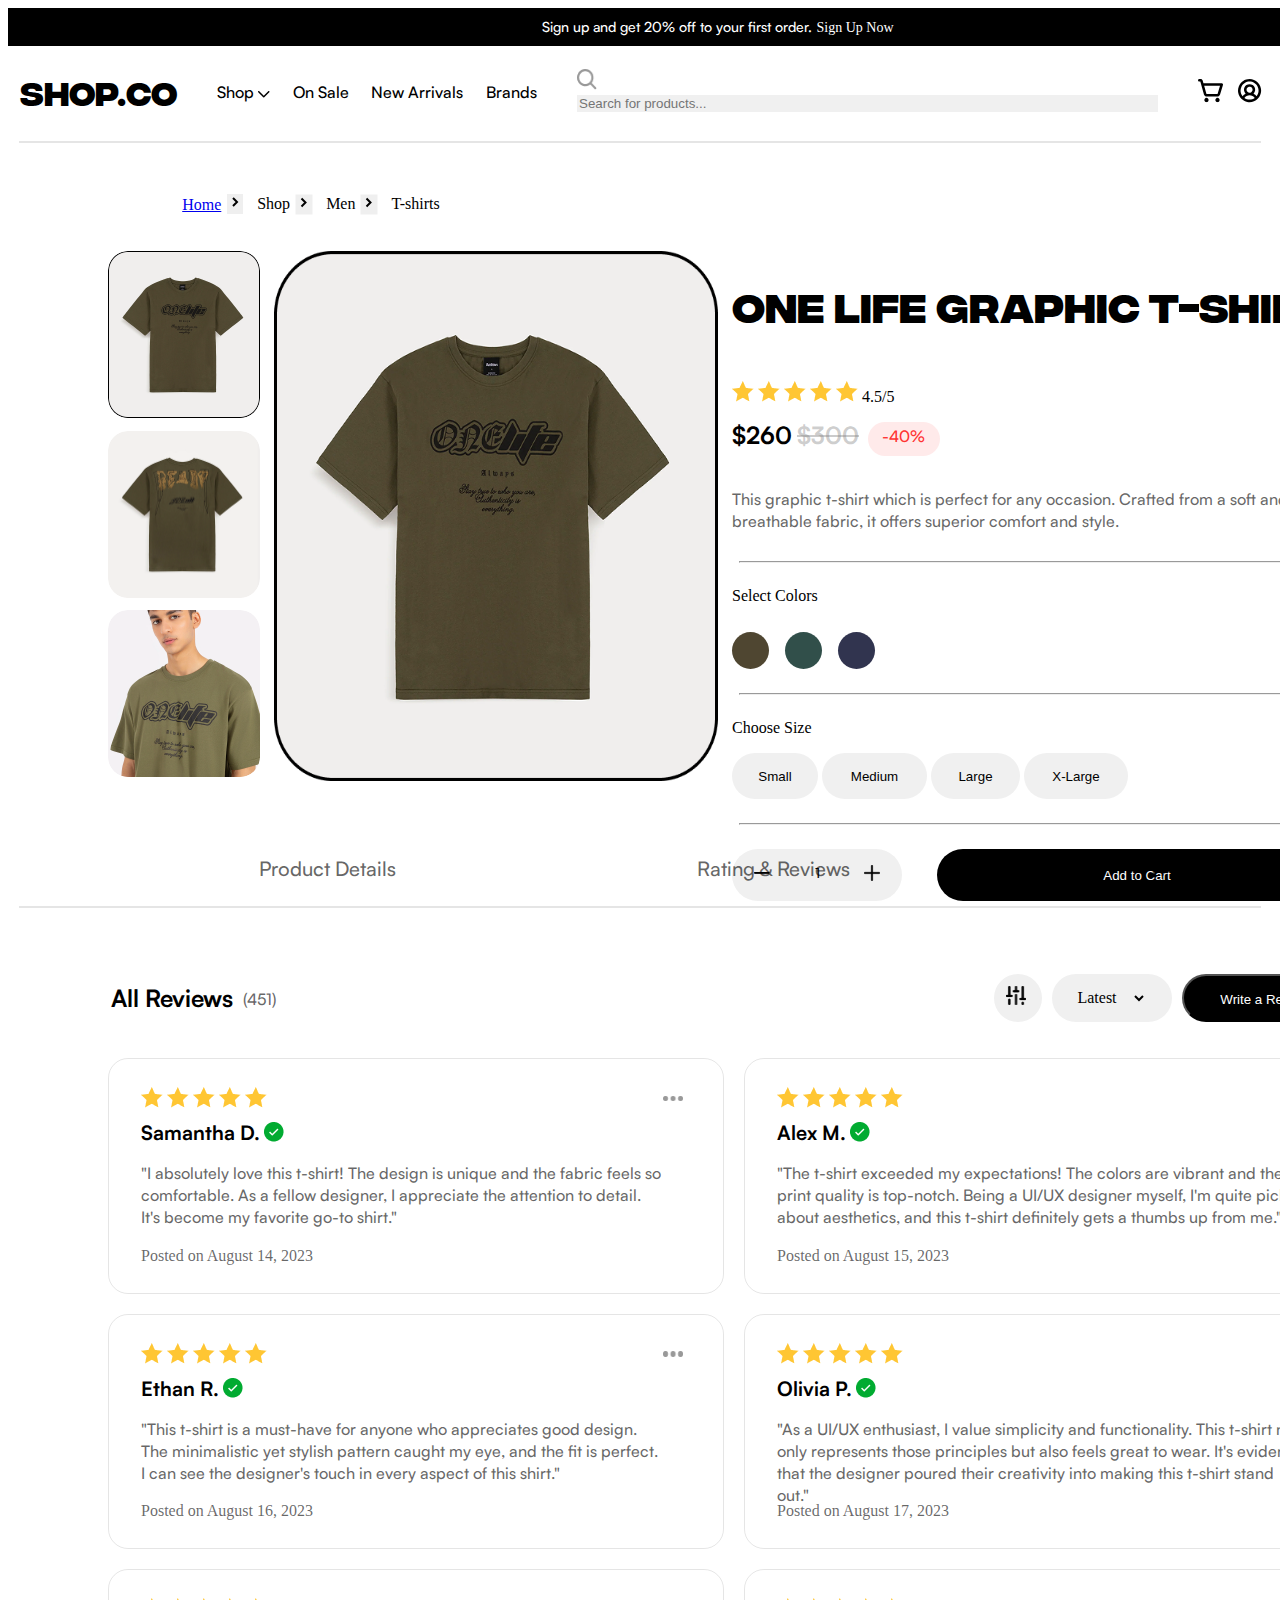
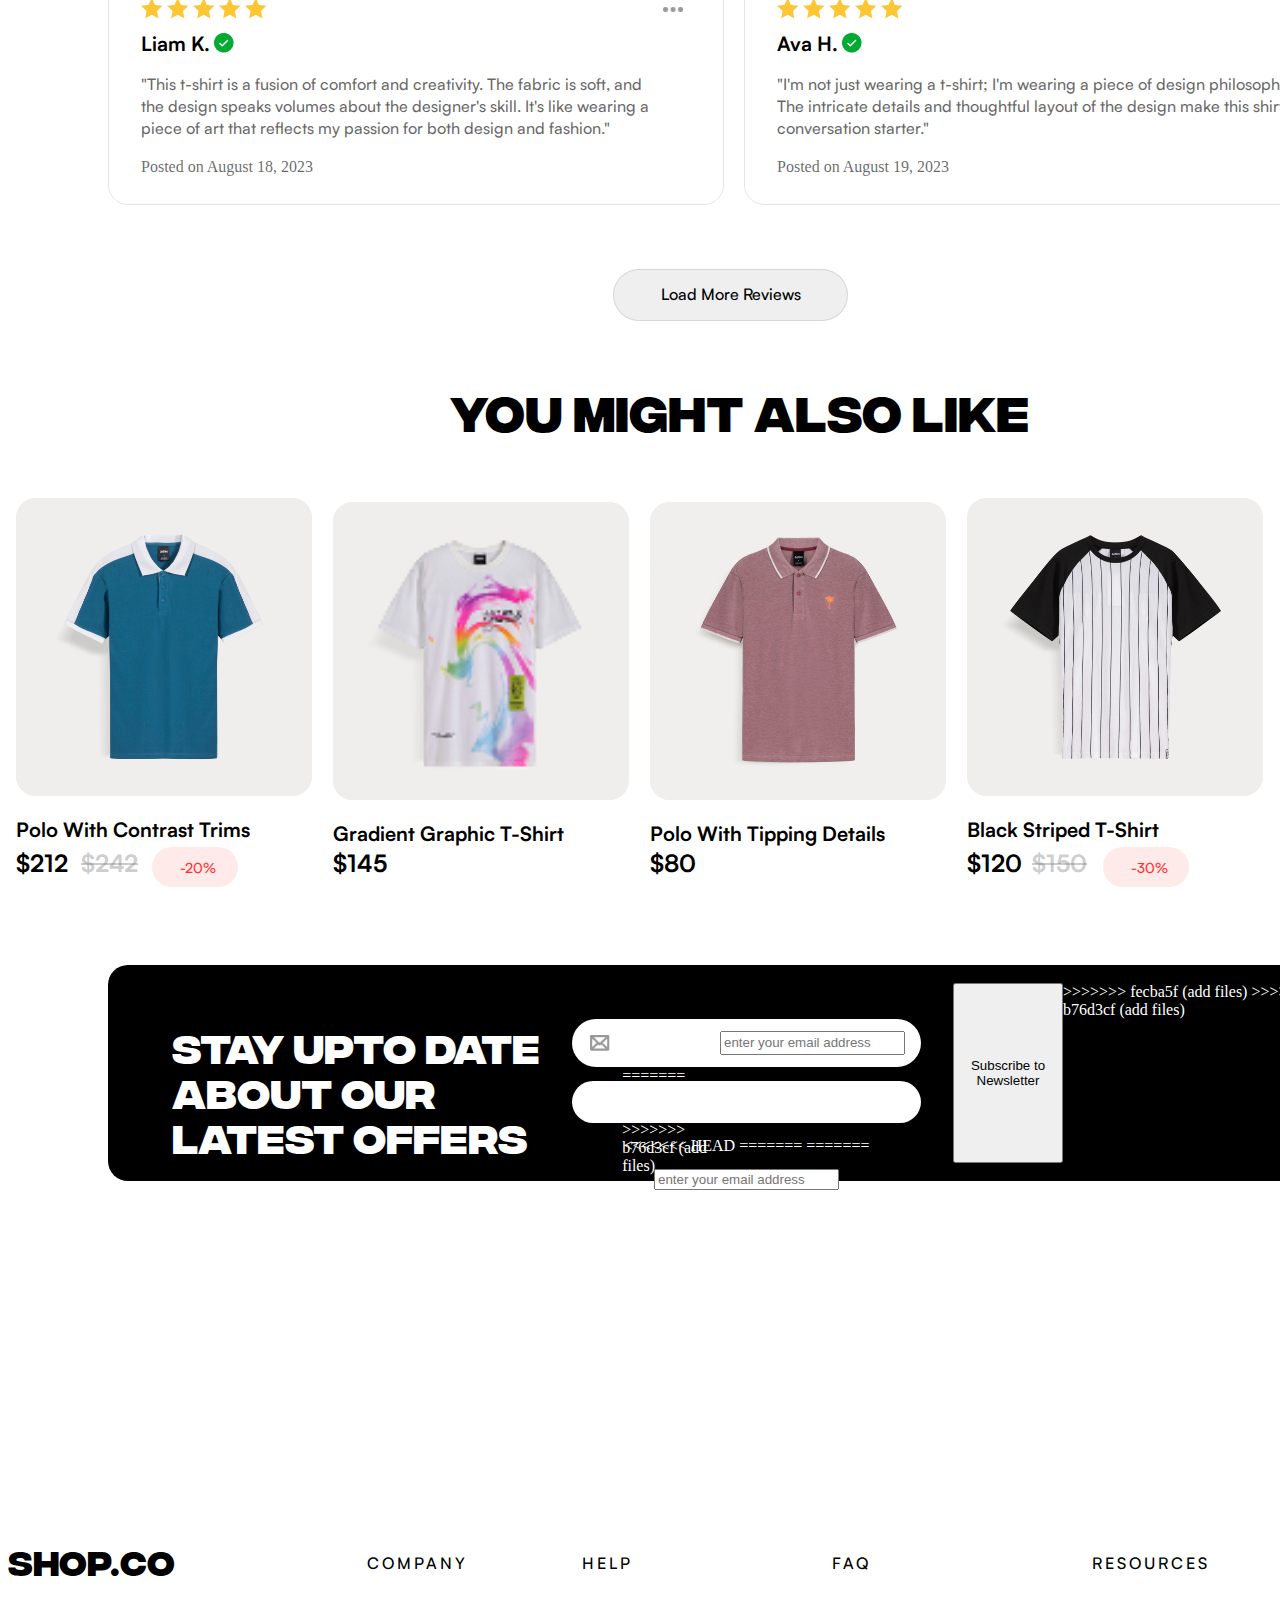
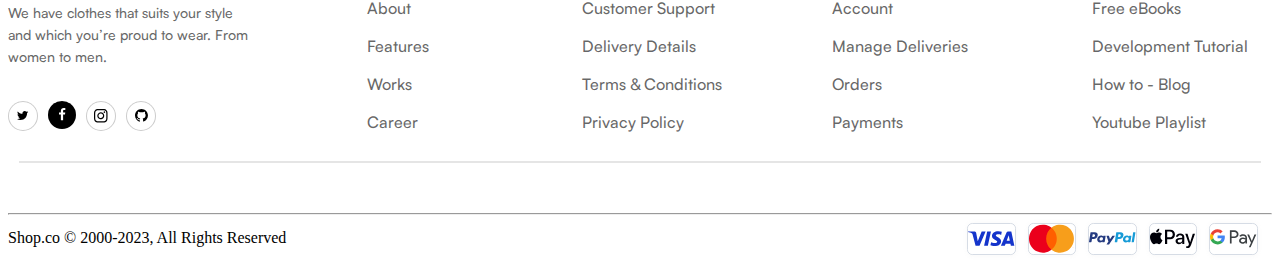
<file: Product-detail-page.html>
<!DOCTYPE html>
<html lang="en">
<head>
    <meta charset="UTF-8">
    <meta name="viewport" content="width=device-width, initial-scale=1.0">
    <title>Document</title>
    <link rel="stylesheet" href="Product-detail-page.css">
</head>
<body>
    
    <div id="for-center">
    
        
        <header>

            <div id="discountbar">
                
                <div id="offer">
                    <p>
                        Sign up and get 20% off to your first order. 
                        <span id="signupnow">Sign Up Now</span>
                    </p>
                </div>
                <div id="close-icon">
                    <img src="./images/Close icon (x).png" alt="">
                </div>
            </div>

            <div id="navbar">
                
                <div id="logo">
                    <span>SHOP.CO</span>
                </div>

                <div id="nvmenu">
                    
                    <div id="shop">
                        <span>Shop
                        <img src="./images/option arrow.svg" alt="">
                        </span>
                    </div>
                    <div  id="onsale"><span>On Sale </span></div>
                    <div  id="newarrivala"><span>New Arrivals</span></div>
                    <div  id="brandsa"><span>Brands</span></div>
                </div>
                
                 
                <div id="search">
                
                    <div id="search-image">
                        <img src="./images/search.png" alt=""></div>
                        <input id="search-item" type="text" placeholder="Search for products...">
                    <!--<span>Search for products...</span> -->
                </div>
                
                <div id="cart" >
                    <img src="./images/cartsvg.svg" alt="">
                    <img src="./images/Userimg.svg" alt="">

                </div>
            
            </div>
            <hr id="line3">
        </header>


        <div id="transition-div">

            
            <div id="parent-page">
                <a href="Homepage.html">Home</a>
                <select id="right-arrowhead"></select>
            </div>
            <div id="child-one">
                <a>Shop</a>
                <select id="right-arrowhead"></select>
            </div>
            <div id="child-one">
                <a>Men</a>
                <select id="right-arrowhead"></select>
            </div>
            <div id="child-one">
                <a>T-shirts</a>
            </div>
        </div>

        <div id="images-section">
            <div id="small-images">
                    <div id="small-image-one">
                        <img src="./Product-Details-images folder/T-shirt Small-image-1.png" alt="">
                    </div>
                    <div id="small-image-one">
                        <img src="./Product-Details-images folder/T-shirt Small-image-2.png" alt="">
                    </div>
                    <div id="small-image-one">
                        <img src="./Product-Details-images folder/T-shirt Small-image-3.png" alt="">
                        </div>
            </div>

            <div id="large-image">
                <div id="selected-image">
                    <img src="./Product-Details-images folder/T-shirt Small-image-1.png" alt="">
                </div>
            </div>


        

            <div id="image-detail">
                <div id="item-main-heading">
                <h2>One Life Graphic T<div style="width: 20px; height: 8px; background-color: black; margin: 20px 0;"></div> shirt
                </h2>
                </div>

               
               <!-- <h2>One Life Graphic T-shirt</h2>
                -->
                
                <div id="star-images">
                    <img src="./images/ratingStar.png" alt="">
                    <img src="./images/ratingStar.png" alt="">
                    <img src="./images/ratingStar.png" alt="">
                    <img src="./images/ratingStar.png" alt="">
                    <img src="./images/ratingStar.png" alt="">
                    <label>4.5/5</label>
                    
                </div>
                <div id="price">
                    <span>$260</span>
                    <div id="cutprice">$300</div> 
                    <div id="offpercent">
                        <h6>-40%</h6>
                    </div>
                </div>
                <div id="item-information">
                    <p>This graphic t-shirt which is perfect for any occasion. Crafted from a soft and breathable fabric, it offers superior comfort and style.</p>
                </div>
                   
                    <hr id="line1">

                    <div id="color">
                        <label>
                            Select Colors
                        </label>
                        <div id="select-color">
                            <div id="color-1"></div>
                            <div id="color-2"></div>
                            <div id="color-3"></div>
                            
                        </div>

                    </div>
                    <hr id="line1">
                    <div id="choose-size">
                        <label>
                            Choose Size
                        </label>
                        <div id="size-div">
                            <button id="small">Small</button>
                            <button id="medium">Medium</button>
                            <button id="large">Large</button>
                            <button id="x-large">X-Large</button>
                            
                        </div>
                    </div>
                    <hr id="line1">
                    <div id="add-to-cart-div">
                        <button id="item-plus-minus-btn">
                           
                          
                            <div id="item-minus">
                                <img src="./images/minussign.png" alt="minus">
                            </div>
                            <span>1</span>
                            <div id="item-plus">
                                <img src="./images/plussign.png" alt="">
                            </div>
                            
                        </button>
                        <button id="add-to-cart-btn">
                            Add to Cart
                        </button>
                
                    </div>
            </div>
        
        </div>


        <div id="review-and-rating-div">
            <div id="productdetails"> <span>Product Details</span></div>
            <div id="productdetails"> Rating & Reviews</div>
            <div id="productdetails"> FAQs</div>
            
        </div>

        <hr id="line3">

        <div id="all-reviews-heading-line">
            <div id="all-review-heading">
                <p>All Reviews</p>
                <span>(451)</span>
            </div>
            <div id="writereview1">
                <div id="updown-btn">
                    <div id="updown-btn-box">
                        <img src="./Product-Details-images folder/variable updown btn.png" alt="">
                    </div>    
                </div>

                <div id="latest-item">
                    <span>Latest</span>
                    <select name="" id=""></select>
                </div>

                <button id="write-a-review">
                                Write a Review        </button>

            </div>


        </div>

        <div id="review-master-box">
            <!--review-left-column-->
            <div id="review-master-box-left-column">
                <div id="review-box">
                    <div id="review-box-top">

                        <div id="review-box-top-left">
                                <div id="rating-star">
                                    <img src="./images/ratingStar.png" alt="">
                                    <img src="./images/ratingStar.png" alt="">
                                    <img src="./images/ratingStar.png" alt="">
                                    <img src="./images/ratingStar.png" alt="">
                                    <img src="./images/ratingStar.png" alt="">
                                </div>
                                <div id="name-section">
                                    <div id="cust-name">
                                    Samantha D.
                                    </div>
                                    <div id="readchecked">
                                        <img src="./images/greencheckbtn.png" alt="">
                                    </div>
                                </div>
                            <p id="happy-cust-remarks">"I absolutely love this t-shirt! The design is unique and the fabric feels so comfortable. As a fellow designer, I appreciate the attention to detail. It's become my favorite go-to shirt."</p>
                            
                        </div>

                        <div id="review-box-top-right">
                                <div id="dots">
                                    
                                        <img src="./Product-Details-images folder/dots.png" alt="">
                                    
                                </div>
                        </div>

                    </div>
                    
                    <span>Posted on August 14, 2023</span>
                </div>

                <!--2nd line first review-->

                <div id="review-box">
                    <div id="review-box-top">

                        <div id="review-box-top-left">
                                <div id="rating-star">
                                    <img src="./images/ratingStar.png" alt="">
                                    <img src="./images/ratingStar.png" alt="">
                                    <img src="./images/ratingStar.png" alt="">
                                    <img src="./images/ratingStar.png" alt="">
                                    <img src="./images/ratingStar.png" alt="">
                                </div>
                                <div id="name-section">
                                    <div id="cust-name">
                                    Ethan R.
                                    </div>
                                    <div id="readchecked">
                                        <img src="./images/greencheckbtn.png" alt="">
                                    </div>
                                </div>
                            <p id="happy-cust-remarks">"This t-shirt is a must-have for anyone who appreciates good design. The minimalistic yet stylish pattern caught my eye, and the fit is perfect. I can see the designer's touch in every aspect of this shirt."</p>
                            
                        </div>

                        <div id="review-box-top-right">
                                <div id="dots">
                                    
                                        <img src="./Product-Details-images folder/dots.png" alt="">
                                    
                                </div>
                        </div>

                    </div>
                    
                    <span>Posted on August 16, 2023</span>
                </div>

                 <!--3nd line first review-->

                <div id="review-box">
                    <div id="review-box-top">

                        <div id="review-box-top-left">
                                <div id="rating-star">
                                    <img src="./images/ratingStar.png" alt="">
                                    <img src="./images/ratingStar.png" alt="">
                                    <img src="./images/ratingStar.png" alt="">
                                    <img src="./images/ratingStar.png" alt="">
                                    <img src="./images/ratingStar.png" alt="">
                                </div>
                                <div id="name-section">
                                    <div id="cust-name">
                                        Liam K.
                                    </div>
                                    <div id="readchecked">
                                        <img src="./images/greencheckbtn.png" alt="">
                                    </div>
                                </div>
                            <p id="happy-cust-remarks">"This t-shirt is a fusion of comfort and creativity. The fabric is soft, and the design speaks volumes about the designer's skill. It's like wearing a piece of art that reflects my passion for both design and fashion."</p>
                            
                        </div>

                        <div id="review-box-top-right">
                                <div id="dots">
                                    
                                        <img src="./Product-Details-images folder/dots.png" alt="">
                                    
                                </div>
                        </div>

                    </div>
                    
                    <span>Posted on August 18, 2023</span>
                </div>


            </div>   


            <!--review-right-column-->
            <div id="review-master-box-right-column">
                <div id="review-box">
                    <div id="review-box-top">

                        <div id="review-box-top-left">
                                <div id="rating-star">
                                    <img src="./images/ratingStar.png" alt="">
                                    <img src="./images/ratingStar.png" alt="">
                                    <img src="./images/ratingStar.png" alt="">
                                    <img src="./images/ratingStar.png" alt="">
                                    <img src="./images/ratingStar.png" alt="">
                                </div>
                                <div id="name-section">
                                    <div id="cust-name">
                                    Alex M.
                                    </div>
                                    <div id="readchecked">
                                        <img src="./images/greencheckbtn.png" alt="">
                                    </div>
                                </div>
                            <p id="happy-cust-remarks">"The t-shirt exceeded my expectations! The colors are vibrant and the print quality is top-notch. Being a UI/UX designer myself, I'm quite picky about aesthetics, and this t-shirt definitely gets a thumbs up from me."</p>
                            
                        </div>

                        <div id="review-box-top-right">
                                <div id="dots">
                                    
                                        <img src="./Product-Details-images folder/dots.png" alt="">
                                    
                                </div>
                        </div>

                    </div>
                    
                    <span>Posted on August 15, 2023</span>
                </div>

                <!--2nd line first review-->

                <div id="review-box">
                    <div id="review-box-top">

                        <div id="review-box-top-left">
                                <div id="rating-star">
                                    <img src="./images/ratingStar.png" alt="">
                                    <img src="./images/ratingStar.png" alt="">
                                    <img src="./images/ratingStar.png" alt="">
                                    <img src="./images/ratingStar.png" alt="">
                                    <img src="./images/ratingStar.png" alt="">
                                </div>
                                <div id="name-section">
                                    <div id="cust-name">
                                        Olivia P.
                                    </div>
                                    <div id="readchecked">
                                        <img src="./images/greencheckbtn.png" alt="">
                                    </div>
                                </div>
                            <p id="happy-cust-remarks">"As a UI/UX enthusiast, I value simplicity and functionality. This t-shirt not only represents those principles but also feels great to wear. It's evident that the designer poured their creativity into making this t-shirt stand out."</p>
                            
                        </div>

                        <div id="review-box-top-right">
                                <div id="dots">
                                    
                                        <img src="./Product-Details-images folder/dots.png" alt="">
                                    
                                </div>
                        </div>

                    </div>
                    
                    <span>Posted on August 17, 2023</span>
                </div>

                 <!--3nd line first review-->

                <div id="review-box">
                    <div id="review-box-top">

                        <div id="review-box-top-left">
                                <div id="rating-star">
                                    <img src="./images/ratingStar.png" alt="">
                                    <img src="./images/ratingStar.png" alt="">
                                    <img src="./images/ratingStar.png" alt="">
                                    <img src="./images/ratingStar.png" alt="">
                                    <img src="./images/ratingStar.png" alt="">
                                </div>
                                <div id="name-section">
                                    <div id="cust-name">
                                        Ava H.
                                    </div>
                                    <div id="readchecked">
                                        <img src="./images/greencheckbtn.png" alt="">
                                    </div>
                                </div>
                            <p id="happy-cust-remarks">"I'm not just wearing a t-shirt; I'm wearing a piece of design philosophy. The intricate details and thoughtful layout of the design make this shirt a conversation starter."</p>
                            
                        </div>

                        <div id="review-box-top-right">
                                <div id="dots">
                                    
                                        <img src="./Product-Details-images folder/dots.png" alt="">
                                    
                                </div>
                        </div>

                    </div>
                    
                    <span>Posted on August 19, 2023</span>
                </div>


            </div>   


        </div> 
        
        

        <button id="load-more-review">
           
            <span>Load More Reviews</span>
        </button>


        <!--you mite also like-->

        <div id="you-might-also-like">
                <p>You might also like</p>
            </div>

        <div id="You-like">
                     <div id="item">
                        <img src="./Product-Details-images folder/blue color t-shirt.png" alt=""> 
                        <p>Polo with Contrast Trims</p>
                        
                             
                        <div id="price"><span>$212</span><div id="cutprice">$242</div> <div id="off-percent"><p>-20%</p></div></div>

                    </div>

                     <div id="item">
                        <img src="./images/Gradient Graphic T-Shirt.png" alt=""> 
                        <p>Gradient Graphic T-shirt</p>
                        
                           <div id="price"><span>$145</span></div>
                    </div>
                    <div id="item">
                        <img src="./Product-Details-images folder/rosy brown.png" alt=""> 
                        <p>Polo with Tipping Details</p>
                      
                           <div id="price"><span>$80</span></div>
                    </div>
                    <div id="item">
                        <img src="./Product-Details-images folder/black strip t-shirt.png" alt=""> 
                        <p>Black Striped T-shirt</p>
                     
                           <div id="price"><span>$120</span><div id="cutprice">$150</div> <div id="off-percent"><p>-30%</p></div>
                    </div>

            </div>


        </div>










































































        <!--footer-->

         <div id="footer">
                 
                    <div id="subscibe-box">
                        <div id="left">
                            <p>STAY UPTO DATE ABOUT OUR LATEST OFFERS</p>
                        </div>
                        <div id="right">
                            <div id="email">
                                <div id="envelop">
                                <img src="./images/envelop image.png" alt="">
                                </div>
<<<<<<< HEAD
=======
<<<<<<< HEAD
>>>>>>> b76d3cf (add files)
                                <input id="inputbox" type="email" placeholder="enter your email address">
                            </div>

                            <div id="subscribe">
                                <span>Sucscribe to Newsletter</span>    
                            </div>
<<<<<<< HEAD
=======
=======
                               <input id="search-item1" type="email" placeholder="enter your email address">
                             </div>

                             <button id="subscribe-btn"><span>Subscribe to Newsletter</span></button>    
                           
                            
>>>>>>> fecba5f (add files)
>>>>>>> b76d3cf (add files)
                        </div>
                    </div>


                    <div id="rectangle">
                        
                     
                        
                        <div id="faq">
                            <div id="one">
                                <div id="heading" >
                                        <p>SHOP.CO</p>
                                </div>
                                <div id="one-para">
                                    <p>
                                    We have clothes that suits your style and which you’re proud to wear. From women to men.
                                    </p>
                                </div>
                                <div id="social">
                                    <div id="twitter">
                                        <img src="./images/logo-twitter 2.svg" alt="">
                                    </div>
                                    <div id="facebook">
                                        <img src="./images/facebok.svg" style="background-color: black;" alt="">
                                    </div>
                                    <div id="instagram">
                                        <img src="./images/logo-instagram 1.svg" alt="">
                                    </div>
                                    <div id="github">
                                        <img src="./images/logo-github 1.svg" alt="">
                                    </div>                                    
                                
                                </div>
                            </div>
                            <div id="two">
                                <span>
                                    Company
                                </span>
                                <div id="content">
                                    <a>About</a><br>
                                    <a>Features</a><br>
                                    <a>Works</a><br>
                                    <a>Career</a><br>
                                </div>
                            </div>
                           
                          
                           
                            <div id="three">
                                 <span>
                                    Help
                                 </span>
                                <div id="content">
                                    <a>Customer Support</a><br>
                                    <a>Delivery Details</a><br>
                                    <a>Terms & Conditions</a><br>
                                    <a>Privacy Policy</a><br>
                                   
                                </div>
                            </div>

                            <div id="four">
                                <span>
                                    FAQ
                                </span>
                                <div id="content">
                                    <a>Account</a><br>
                                    <a>Manage Deliveries</a><br>
                                    <a>Orders</a><br>
                                    <a>Payments</a><br>
                                </div>
                            </div>
                            <div id="five">
                                <span>
                                    Resources
                                </span>
                                <div id="content">
                                    <a>Free eBooks</a><br>
                                    <a>Development Tutorial</a><br>
                                    <a>How to - Blog </a><br>
                                    <a>Youtube Playlist</a><br>
                                </div>
                            </div>

                     

                        </div>
                    
                        <hr id="line3">
                      
                        
                    <hr>
                    
                        <div id="payment-logo-div">
                            <p>Shop.co © 2000-2023, All Rights Reserved</p>
                            <div id="payment-icons">
                                <div id="payment"><img src="./images/Visa.svg" alt=""></div>
                                <div id="payment"><img src="./images/Mastercard.svg" alt=""></div>
                                <div id="payment"><img src="./images/Paypal.svg" alt=""></div>
                                <div id="payment"><img src="./images/ Pay.svg" alt=""></div>
                                <div id="payment"><img src="./images/G Pay.svg" alt=""></div>

                            </div>
                        </div>
                    </div>
                        
                  

                    





                </div>
           

    </div>

</body>
</html>
</file>
<file: Product-detail-page.css>
@font-face {
  font-family: 'Integral CF';
  src: url('fonts/IntegralCF-Regular.otf') format('opentype');
  font-weight: normal;
}

@font-face {
  font-family: 'Integral CF';
  src: url(./font/Fontspring-DEMO-integralcf-bold.otf) format('opentype');
  font-weight: bold;
}

@font-face{
    font-family: 'Satoshi';
    src: url(./font/Satoshi-Bold_0.otf);
    font-weight: bold;
}
@font-face{
    font-family: 'Satoshi';
    src: url(./font/Satoshi-Medium_0.otf);
    font-weight: normal;
}
<<<<<<< HEAD
=======
<<<<<<< HEAD
=======

>>>>>>> fecba5f (add files)
>>>>>>> b76d3cf (add files)
*{
    font-family: 'Satoshi';
    margin: 0px;
    padding: 0px;
}


<<<<<<< HEAD
=======
<<<<<<< HEAD
=======
#offer {
  animation: slideX 25s linear infinite;
}


#offer:hover {
      animation-play-state: paused;
}

@keyframes slideX {
   0% { transform: translateX(-1000px); }
  100% { transform: translateX(1000px); }
}

>>>>>>> fecba5f (add files)
>>>>>>> b76d3cf (add files)














#for-center{
    width: 100%;
    max-width: 1440px;
    margin: 0px auto;
}

#discountbar{
    width: 1440px;               
    height: 38px;
    background: #000000;
    color: #FFFFFF;
    font-family: Arial, sans-serif;
    display: flex;
   justify-content: center;
   align-items: center;

    
}

#offer{
   font-family: Satoshi;
font-weight: 400;
font-style: Regular;
font-size: 14px;

line-height: 100%;
letter-spacing: 0%;


}

#signupnow {
    font-family: Integral;
font-weight: 500;
font-style: Medium;
font-size: 14px;

line-height: 100%;
letter-spacing: 0%;

}
#signupnow:hover{
    text-decoration: underline;
text-decoration-style: solid;
text-decoration-thickness: 0%;

}
#close-icon{

    width: 20px;
    height: 20px;
    opacity: 1;
    top: 0px;
    right: 1320px;
   
    

}
#close-icon img{
    width: 13.129814147949219px;
    height: 13.130596160888672px;
    opacity: 1;
    margin-top: 3.43px;
    margin-left: 3.44px;     
    position: relative;
    margin-left: 450px; 
  
}

#navbar{
    width: 1240px;
    height: 41px;
    /*angle: 0 deg;*/
    opacity: 1;
   margin: 24px auto;
   
    left: 100px;
    gap: 40px;
   display: flex;
   justify-content: center;
   align-items: center;
   
}
#logo span{
   
   width: 160px;
height: 22px;
/*angle: 0 deg;*/
opacity: 1;
font-family: Integral CF;
font-weight: 700;
font-style: Bold;
font-size: 32px;
/*leading-trim: CAP_HEIGHT;*/
line-height: 100%;
letter-spacing: 0%;
vertical-align: middle;
color:  #000000;

}
#nvmenu{
   width: 325px;
    height: 22px;
    /*angle: 0 deg;*/
    opacity: 1;
    gap: 12px;
    display: flex;
    justify-content: space-between;
    align-items: flex-end;

}

#shop{
<<<<<<< HEAD
    width: 58px;
=======
<<<<<<< HEAD
    width: 58px;
=======
    width: 57px;
>>>>>>> fecba5f (add files)
>>>>>>> b76d3cf (add files)
height: 22px;
/*angle: 0 deg;*/
opacity: 1;
gap: 4px;


}

#shop span{
    width: 37px;
height: 22px;
/*angle: 0 deg;*/
opacity: 1;
font-family: Satoshi;
font-weight: 400;
font-style: Regular;
font-size: 16px;
/*leading-trim: NONE;*/
line-height: 100%;
letter-spacing: 0%;
color: #000000;


}

#shop-downarrow{
    width: 16px;
height: 16px;
/*angle: 0 deg;*/
opacity: 1;


}

#shop-downarrow img{
    width: 11.503852844238281px;
height: 6.503767490386963px;
/*angle: 0 deg;*/
opacity: 1;
/*margin-top: 5.25px;*/

<<<<<<< HEAD
=======
<<<<<<< HEAD
=======


>>>>>>> fecba5f (add files)
>>>>>>> b76d3cf (add files)
}

#onsale span{
    width: 58px;
height: 22px;
/*angle: 0 deg;*/
opacity: 1;
font-family: Satoshi;
font-weight: 400;
font-style: Regular;
font-size: 16px;
/*leading-trim: NONE;*/
line-height: 100%;
letter-spacing: 0%;
color: #000000;

}

#newarrivala span{
    width: 115pc;
height: 22px;
/*angle: 0 deg;*/
opacity: 1;
font-family: Satoshi;
font-weight: 400;
font-style: Regular;
font-size: 16px;
/*leading-trim: NONE;*/
line-height: 100%;
letter-spacing: 0%;
color: #000000;

}

#brandsa span{
    width: 49px;
height: 22px;
/*angle: 0 deg;*/
opacity: 1;
font-family: Satoshi;
font-weight: 400;
font-style: Regular;
font-size: 16px;
/*leading-trim: NONE;*/
line-height: 100%;
letter-spacing: 0%;
color: #000000;


<<<<<<< HEAD
=======
<<<<<<< HEAD
>>>>>>> b76d3cf (add files)

}


<<<<<<< HEAD
=======
=======
}

>>>>>>> fecba5f (add files)
>>>>>>> b76d3cf (add files)
#search {
    width: 577px;
    height: 40%;
    /*angle: 0 deg;*/
    opacity: 1;
    gap: 12px;
    border-radius: 62px;
    padding-top: 12px;
    padding-right: 16px;
    padding-bottom: 12px;
    padding-left: 16px;
    background: #F0F0F0;
    display: flex;
    color: #00000066;

}
#search-img{
    width: 24px;
    height: 24px;
    /*angle: 0 deg;*/
    opacity: 1;

}

#search-image img{

    width: 20.273677825927734px;
    height: 20.274616241455078px;
    /*angle: 0 deg;*/
    opacity: 1;
    top: 1.86px;
    left: 1.86px;

}


#search-item:focus{
    background: transparent;
  outline: none;
    border: none;
    box-shadow: none;
}

#search-item{
   background: #F0F0F0;
    width: 577px;
   border: none;
}

#cart{
    width: 62px;
    height: 24px;
    /*angle: 0 deg;*/
    opacity: 1;
    gap: 14px;
    display: flex;
}
#cart img{
    width: 24;
    height: 24;
    /*angle: 0 deg;*/
    opacity: 1;

}
#hero-section{
    width: 1440px;
    height: 663px;
    /*angle: 0 deg;*/
    opacity: 1;
   margin-top: 31PX;
    background-image: url(/images/HeroSectionImage.svg);
    background-size: contain;
    background-position: center;
  

}
#hero-left h2{
    width: 577px;
height: 173px;
/*angle: 0 deg;*/
opacity: 1;
margin-top: 103px;
margin-left: 100px;
font-family: Integral CF;
font-weight: 700;
font-style: Bold;
font-size: 64px;
/*leading-trim: CAP_HEIGHT;*/
line-height: 64px;
letter-spacing: 0%;
vertical-align: middle;
color: #000000;

}

#hero-left p{
    width: 545px;
height: 33px;
/*angle: 0 deg;*/
opacity: 1;
margin-top: 32px;
margin-left: 100px;
font-family: Satoshi;
font-weight: 400;
font-style: Regular;
font-size: 16px;
/*leading-trim: CAP_HEIGHT;*/
line-height: 22px;
letter-spacing: 0%;
color:  #00000099;

}
#shopnow-btn{
    width: 210px;
height: 52px;
/*angle: 0 deg;*/
opacity: 1;
margin-top: 32px;
margin-left: 100px;
gap: 12px;
border-radius: 62px;
padding-top: 16px;
padding-right: 54px;
padding-bottom: 16px;
padding-left: 54px;
background: #000000;
color: #FFFFFF;

}
#small-star{
    position: absolute;
    width: 56px;
    height: 56px;
    /*angle: 0 deg;*/
    opacity: 1;
    top: 451px;
    left: 750px;

}

#big-star{
    position: absolute;
    width: 104px;
    height: 104px;
    /*angle: 0 deg;*/
    opacity: 1;
    top: 220px;
    left: 1255px;


}
#brands{
    width: 1440px;
    height: 122px;
    /*angle: 0 deg;*/
    opacity: 1;
    top: 797px;
    background: #000000;
    display: flex;
    align-items: center;
    justify-content: space-around;
}
#newArrival-Heading, #top-selling-Heading{
    width: 403px;
    height: 58px;
    /*angle: 0 deg;*/
    opacity: 1;
    margin-top: 72px;
    margin-left: 518px;
    font-family: Integral CF;
    font-weight: 700;
    font-style: Bold;
    font-size: 48px;
    /*leading-trim: NONE;*/
    line-height: 100%;
    letter-spacing: 0%;
    text-align: center;
    vertical-align: middle;
    color: #000000;
}
#newArrival-Heading p, #top-selling-Heading p{
    width: 500px;
}
#newArrival , #top-selling{
    display: flex;
    justify-content: center;
    align-items: center;
    height:auto;
    width:auto;
    gap: 20px;
    
   margin-top: 55px;
   margin-left: auto;
   margin-right: auto;
    color: #000000;
     background-size: contain;
    background-position: center;

}


#line1{
    width: 590.0000000000023px;
height: 0pxpx;
/*angle: 0 deg;*/
opacity: 1;
/*top: 549px;
left: 750px;*/
border-width: 1px;

}
#transition-div{
    width: 406px;
height: 22px;
margin-top: 24px;
margin-left: 100px;
gap: 12px;
/*angle: 0 deg;*/
opacity: 1;

display: flex;
justify-content: center;
align-items: center;


}

#parent-page{
    width: 63px;
height: 16px;
gap: 4px;
/*angle: 0 deg;*/
opacity: 1;
display: flex;

}
#parent-one a{
    width: 52px;
height: 11px;
/*angle: 0 deg;*/
opacity: 1;
font-family: Satoshi;
font-weight: 400;
font-style: Regular;
font-size: 16px;
/*leading-trim: CAP_HEIGHT;*/
line-height: 100%;
letter-spacing: 0%;
color: #00000099;
text-decoration: none;

}

#right-arrowhead{
    border: none;
    transform: rotate(-90deg);
   background-size: cover;
   
 
}

#child-page a{
    width: 31px;
height: 22px;
/*angle: 0 deg;*/
opacity: 1;
font-family: Satoshi;
font-weight: 400;
font-style: Regular;
font-size: 16px;
/*leading-trim: NONE;*/
line-height: 100%;
letter-spacing: 0%;
color: #000000;

}

#images-section{
    display: flex;
    gap: 14px;
    height: 530px;
    margin-top: 36px;
    
}



#small-images{
   
    margin-left: 100px;
    display: flex;
    flex-direction: column;
    justify-content: space-between;
}
 #small-image-one img{
    width: 152px;
height: 167px;
/*angle: 0 deg;*/
opacity: 1;
top: 216px;
border-width: 1px;
border-radius: 20px;

}

#selected-image img{
  
    width: 444px;
height: 530px;
/*angle: 0 deg;*/
opacity: 1;
/*top: 216px;
left: 266px;*/
border-radius: 20px;

}

#image-detail{
    display: flex;
    flex-direction: column;
    justify-content: space-between;
    gap: 16px;

}

#item-main-heading h2{
    width: 605px;
height: 48px;
/*angle: 0 deg;*/
opacity: 1;
/*top: 216px;
left: 750px;*/
font-family: Integral CF;
font-weight: 700;
font-style: Bold;
font-size: 40px;
/*leading-trim: NONE;*/
line-height: 100%;
letter-spacing: 0%;
vertical-align: middle;
color: #000000;
display: inline-flex;


}
#star-images{
    width: 193px;
height: 24.712430953979492px;
/*angle: 0 deg;*/
opacity: 1;
top: 278px;
left: 750px;
gap: 16px;

}


#price{
    display: flex;
    justify-content: start;
    align-items: center;
    gap: 10px;
}

#offpercent{
    width: 72px;
height: 34px;
/*angle: 0 deg;*/
opacity: 1;
/*top: 321px;
left: 938px;*/
gap: 12px;
border-radius: 62px;
/*padding-top: 6px;
padding-right: 14px;
padding-bottom: 6px;
padding-left: 14px;*/
background: #FF33331A;
display: flex;
justify-content: center;
align-items: center;

}

#offpercent h6{
width: 44px;
height: 22px;
/*angle: 0 deg;*/
opacity: 1;
font-family: Satoshi;
font-weight: 500;
font-style: Medium;
font-size: 16px;
/*leading-trim: NONE;*/
line-height: 110%;
letter-spacing: 0%;
color: #FF3333;



}


#cutprice{
 width: 83px;
height: 43px;
/*angle: 0 deg;*/
opacity: 1;
font-family: Satoshi;
font-weight: 700;
font-style: Bold;
font-size: 32px;
/*leading-trim: NONE;*/
line-height: 100%;
letter-spacing: 0%;
vertical-align: middle;
text-decoration: line-through;
color: #0000004D;



}

#price span {
   width: 81px;
height: 43px;
/*angle: 0 deg;*/
opacity: 1;
font-family: Satoshi;
font-weight: 700;
font-style: Bold;
font-size: 32px;
/*leading-trim: NONE;*/
line-height: 100%;
letter-spacing: 0%;
vertical-align: middle;
color: #000000;

}

#image-detail p{
    width: 590px;
height: 33px;
/*angle: 0 deg;*/
opacity: 1;
top: 380px;
left: 750px;
font-family: Satoshi;
font-weight: 400;
font-style: Regular;
font-size: 16px;
/*leading-trim: CAP_HEIGHT;*/
line-height: 22px;
letter-spacing: 0%;
color: #00000099;

}
#select-color{
    width: 143px;
height: 37px;
/*angle: 0 deg;*/
opacity: 1;
top: 488px;
left: 750px;
gap: 16px;
margin-top: 27px;
    display: flex;
    justify-content: space-between;
}
#color-1{

    width: 37px;
height: 37px;
/*angle: 0 deg;*/
opacity: 1;
border-radius: 50%;
background-color: #4F4631;


}


#color-1:active ,#color-2:active , #color-3:active{
    background-color: green;
    background-image: url(./images/tick\ sign.png);
  
    background-repeat: no-repeat;
    background-size: 50%;
    background-position: center;
}


#color-2{
    
    width: 37px;
height: 37px;
/*angle: 0 deg;*/
opacity: 1;
border-radius: 50%;
background-color: #314F4A;


}

#color-3{
    width: 37px;
height: 37px;
/*angle: 0 deg;*/
opacity: 1;
border-radius: 50%;
background: #31344F;

}
#size-div{
    width: 420px;
height: 46px;
/*angle: 0 deg;*/
opacity: 1;
/*top: 600px;
left: 750px;*/
margin-top: 16px;

}

#small:hover , #medium:hover , #large:hover , #x-large:hover{
    background-color: black;
    color: white;
   
}

#small{
    width: 86px;
height: 46px;
/*angle: 0 deg;*/
opacity: 1;
gap: 12px;
border-radius: 62px;
padding-top: 12px;
padding-right: 24px;
padding-bottom: 12px;
padding-left: 24px;
background: #F0F0F0;
border: none;

}
#medium{
    width: 105px;
height: 46px;
/*angle: 0 deg;*/
opacity: 1;
gap: 12px;
border-radius: 62px;
padding-top: 12px;
padding-right: 24px;
padding-bottom: 12px;
padding-left: 24px;
background: #F0F0F0;
border: none;

}
#large{
    width: 89px;
height: 46px;
/*angle: 0 deg;*/
opacity: 1;
gap: 12px;
border-radius: 62px;
padding-top: 12px;
padding-right: 24px;
padding-bottom: 12px;
padding-left: 24px;
background: #F0F0F0;
border: none;

}
#x-large{
    width: 104px;
height: 46px;
/*angle: 0 deg;*/
opacity: 1;
gap: 12px;
border-radius: 62px;
padding-top: 12px;
padding-right: 24px;
padding-bottom: 12px;
padding-left: 24px;
background: #F0F0F0;
border: none;

}

#item-plus-minus-btn{
   width: 170px;
height: 52px;
justify-content: space-between;
/*angle: 0 deg;*/
opacity: 1;
top: 694px;
left: 750px;
border-radius: 62px;
padding-top: 16px;
padding-right: 20px;
padding-bottom: 16px;
padding-left: 20px;
background: #F0F0F0;
display: flex;
align-items: center;
border: none;



}

#item-plus-minus-btn span{
    width: 6px;
height: 19px;
/*angle: 0 deg;*/
opacity: 1;
font-family: Satoshi;
font-weight: 500;
font-style: Medium;
font-size: 14px;
/*leading-trim: NONE;*/
line-height: 100%;
letter-spacing: 0%;
color: #000000;

}
#item-minus , #item-plus{
    width: 20px;
height: 20px;
/*angle: 0 deg;*/
opacity: 1;
color: #000000;

}


#item-minus img  {
    width: 15.625px;
height: 1.875px;
/*angle: 0 deg;*/
opacity: 1;
margin-bottom: 3.06px;
left: 2.19px;
color: #000000;

}
#item-plus img{
    width: 15.625px;
height: 15.625px;
/*angle: 0 deg;*/
opacity: 1;
margin-bottom: 2.19px;
left: 2.19px;

}

#add-to-cart-div{
    display: flex;
    justify-content: space-between;
  width: 100%;
}

#add-to-cart-btn{
  width: 400px;
height: 52px;
/*angle: 0 deg;*/
opacity: 1;
/*top: 694px;
left: 940px;*/
gap: 12px;
border-radius: 62px;
padding-top: 16px;
padding-right: 54px;
padding-bottom: 16px;
padding-left: 54px;
background-color: #000000;
color: #FFFFFF;
border: none;

}

#productdetails{
    width: 154;
height: 14;
/*angle: 0 deg;*/
opacity: 1;
top: 826px;
left: 240px;
font-family: Satoshi;
font-weight: 400;
font-style: Regular;
font-size: 20px;
/*leading-trim: CAP_HEIGHT;*/
line-height: 22px;
letter-spacing: 0%;
color: #00000099;

}
#review-and-rating-div{
    width: 1240px;
    height: 15px;
    display: flex;
    align-items: center;
    justify-content: space-around;
    margin-left: 100px;
    margin-top: 80px;
}

#line3{
         width: 1240.0000000000048px;
height: 0px;
/*angle: 0 deg;*/
opacity: 1;
/*top: 1664px;*/
left: 100px;
border-width: 1px;
border: 1px solid #0000001A;
margin: 30px auto 50px auto;

}
#all-reviews-heading-line{
    display: flex;
   
    align-items: center;
    justify-content: space-between;
    width: 1240px;
      margin-left: 100px;
}
#all-review-heading{
    display: flex;
    justify-content: flex-start;
  
    gap: 8px;
}

#all-review-heading p{
    width: 127px;
height: 32px;
/*angle: 0 deg;*/
opacity: 1;
/*top: 896px;
left: 100px;
*/
    font-family: Satoshi;
font-weight: 700;
font-style: Bold;
font-size: 24px;
/*leading-trim: NONE;*/
line-height: 100%;
letter-spacing: 0%;
vertical-align: middle;
display: flex;
justify-content: center;
align-items: center;

}

#all-review-heading span{
    width: 33px;
height: 20px;
/*angle: 0 deg;*/
opacity: 1;
/*top: 910px;*/
/*left: 233px;*/
font-family: Satoshi;
font-weight: 400;
font-style: Regular;
font-size: 16px;
/*leading-trim: CAP_HEIGHT;*/
line-height: 22px;
letter-spacing: 0%;
color: #00000099;
margin: auto 0px;



}
#writereview1{
   width: 354px;
height: 48px;
/*angle: 0 deg;*/
opacity: 1;
top: 888px;
left: 986px;
gap: 10px;

display: flex;
justify-content: space-between;

}

#updown-btn{
    width: 48px;
height: 48px;
/*angle: 0 deg;*/
opacity: 1;
border-radius: 62px;
/*padding-top: 16px;
padding-right: 20px;
padding-bottom: 16px;
padding-left: 20px;
*/
background: #F0F0F0;
display: flex;
align-items: center;
justify-content: center;


}
#updown-btn-box{
    width: 24px;
height: 24px;
/*angle: 0 deg;*/
opacity: 1;

}
#updown-btn-box img{
    width: 20.25px;
height: 18.75px;
/*angle: 0 deg;*/
opacity: 1;
/*top: 2.63px;
left: 1.88px;
*/

}



#latest-item{
    width: 120px;
height: 48px;
justify-content: center;
gap: 10px;
/*angle: 0 deg;*/
opacity: 1;
border-radius: 62px;
/*padding-top: 16px;
padding-right: 20px;
padding-bottom: 16px;
padding-left: 20px;
*/
background: #F0F0F0;
display: flex;
align-items: center;

    
}
#latest-item select{
    border: none;
    background: none;
    
}


#write-a-review{
    width: 166px;
height: 48px;
justify-content: space-between;
/*angle: 0 deg;*/
opacity: 1;
border-radius: 62px;
padding-top: 16px;
padding-right: 20px;
padding-bottom: 16px;
padding-left: 20px;
background: #000000;
color: #FFFFFF;
}

/*reviews one, two and so on*/
#review-master-box{
 border: 2px ;
 display: flex;
 flex-direction: row;
 margin-left: 100px;
 gap: 20px;
}


#review-box{
    width: 550px;
height: 241.5789794921875;

/*top: 960px;
left: 100px;*/
border-radius: 20px;
border-width: 1px;
padding-top: 28px;
padding-right: 32px;
padding-bottom: 28px;
padding-left: 32px;
gap: 342px;
/*angle: 0 deg;*/
opacity: 1;
border: 1px solid #0000001A;
margin-top: 20px;


}


#review-box-top{
    width: 546px;
height: 139.5789794921875px;
justify-content: space-between;
/*angle: 0 deg;*/
opacity: 1;
display: flex;
margin-bottom: 20px;


}

#review-box-top-left{
    width: 522px;
height: 139.5789794921875px;
grid: 15px;
/*angle: 0 deg;*/
opacity: 1;




}
#name-section{
    width: 146px;
height: 24px;
gap: 4px;
/*angle: 0 deg;*/
opacity: 1;
display: flex;
margin: 10px 0px;
}

#cust-name{
    width: auto;
height: 15px;
/*angle: 0 deg;*/
opacity: 1;
font-family: Satoshi;
font-weight: 700;
font-style: Bold;
font-size: 20px;
/*leading-trim: CAP_HEIGHT;*/
line-height: 22px;
letter-spacing: 0%;
color: #000000;


}
#review-box-top-left p{
    width: 522px;
height: 66px;
/*angle: 0 deg;*/
opacity: 1;
font-family: Satoshi;
font-weight: 400;
font-style: Regular;
font-size: 16px;
/*leading-trim: NONE;*/
line-height: 22px;
letter-spacing: 0%;
color: #00000099;

}

#review-box-top-right{
    width: 24px;
height: 24px;
gap: 14px;
/*angle: 0 deg;*/
opacity: 1;


}
#dots{
    width: 24px;
height: 24px;
/*angle: 0 deg;*/
opacity: 1;


}

#dots img{

width: 20.250001907348633px;
height: 5.250000953674316px;
top: 9.38px;
left: 1.88px;
/*angle: 0 deg;*/
opacity: 1;


}

#review-box span{
    
    color: #00000099;
    

}

#load-more-review{
   width: 235px;
height: 52px;
/*top: 1762px;*/
margin-left: 605px;
border-radius: 62px;
border-width: 1px;
/*padding-top: 16px;
padding-right: 54px;
padding-bottom: 16px;
padding-left: 54px;*/
gap: 12px;
/*angle: 0 deg;*/
opacity: 1;
border: 1px solid #0000001A;
margin-top: 64px;

}
#load-more-review span{
    width: 180px;
height: 22px;
/*angle: 0 deg;*/
opacity: 1;
font-family: Satoshi;
font-weight: 500;
font-style: Medium;
font-size: 16px;
/*leading-trim: NONE;*/
line-height: 100%;
letter-spacing: 0%;
color: #000000;

}



#item img{
    width: 296px;
    height: 298px;
    /*angle: 0 deg;*/
    opacity: 1;
    top: 1104px;
    left: 100px;
    border-radius: 20px;
  
     background-color: #f0eeed;
    
}


#item p{
 width: 297px;
height: 27px;
/*angle: 0 deg;*/
opacity: 1;
font-family: Satoshi;
font-weight: 700;
font-style: Bold;
font-size: 20px;
/*leading-trim: NONE;*/
line-height: 100%;
letter-spacing: 0%;
vertical-align: middle;
margin: 20px 0px 0px 0px;

text-transform: capitalize;


}
#price{
    display: flex;
    align-items: center;
}

#off-percent{
    width: 58px;
height: 28px;
/*angle: 0 deg;*/
opacity: 1;
top: 2219px;
left: 231px;
border-radius: 62px;
padding-top: 6px;
padding-right: 14px;
padding-bottom: 6px;
padding-left: 14px;
gap: 12px;
background: #FF33331A;
display: flex;
justify-content: center;
align-items: center;


}
#off-percent p{
    width: 31px;
height: 16px;
/*angle: 0 deg;*/
opacity: 1;
font-family: Satoshi;
font-weight: 500;
font-style: Medium;
font-size: 14px;
/*leading-trim: NONE;*/
line-height: 100%;
letter-spacing: 0%;
color: #FF3333;
margin-top: 4px;

}

#cutprice{
    width: 61px;
height: 32px;
/*angle: 0 deg;*/
opacity: 50%;
font-family: Satoshi;
font-weight: 700;
font-style: Bold;
font-size: 24px;
/*leading-trim: NONE;*/
line-height: 100%;
letter-spacing: 0%;
vertical-align: middle;
text-decoration: line-through;
color: #00000066;


}
#price span {
    width: 55px;
height: 32px;
/*angle: 0 deg;*/
opacity: 1;
font-family: Satoshi;
font-weight: 700;
font-style: Bold;
font-size: 24px;
/*leading-trim: NONE;*/
line-height: 100%;
letter-spacing: 0%;
vertical-align: middle;
color: #000000;


}

#you-might-also-like{
    width: 579px;
height: 58px;
margin-top: 64px;
margin-left: 431px;
/*angle: 0 deg;*/
opacity: 1;
font-family: Integral CF;
font-weight: 700;
font-style: Bold;
font-size: 48px;
/*leading-trim: NONE;*/
line-height: 100%;
letter-spacing: 0%;
text-align: center;
vertical-align: middle;
color: #000000;

}
#you-might-also-like p{
    width: 600px;
}
#You-like{
    display: flex;
    justify-content: center;
    align-items: center;
    height:auto;
    width:auto;
    gap: 20px;
    
   margin-top: 55px;
   margin-left: auto;
   margin-right: auto;
    color: #000000;
     background-size: contain;
    background-position: center;

}




















































































#footer{
    width: 1440px;
    height: 589px;
    margin-top: 78px;
    left: -1px;
    /*angle: 0 deg;*/
    opacity: 1;
    border-width: 0px, 0px, 0px, 0px;
   /* border-style: solid;
 */


}
#subscibe-box{
    width: 1175px;
    height: 180px;
    /*top: 3781px;*/
    margin-left: 100px;
    justify-content: space-between;
    /*angle: 0 deg;*/
    opacity: 1;
    border-radius: 20px;

    padding-top: 18px;
    padding-right: 32px;
    padding-bottom: 18px;
    padding-left: 32px;
    background: #000000;
    color: #FFFFFF;
    display: flex;
    position: relative;
    z-index: 1;
   

}
#left{
    width: 551px;
height: 94px;
/*angle: 0 deg;*/
opacity: 1;
font-family: Integral CF;
font-weight: 700;
font-style: Bold;
font-size: 40px;
/*leading-trim: NONE;*/
line-height: 45px;
letter-spacing: 0%;
color: #FFFFFF;
margin-left: 32px;
}
#right{
    width: 349px;
height: 108px;
/*angle: 0 deg;*/
opacity: 1;
gap: 14px;

display: flex;
flex-direction: column;
align-items: center;
margin: auto 32px;

}
#envelop{
    width: 24px;
height: 24px;
/*angle: 0 deg;*/
opacity: 1;

}

#envelop img{
    width: 20.25px;
height: 15.75px;
margin-top: 4.13px;
margin-left: 1.88px;
/*angle: 0 deg;*/
opacity: 1;
color: #00000066;


}
<<<<<<< HEAD
=======
<<<<<<< HEAD
=======
#search-item1{
   background: white;
    width: 100%;
   border: none;
}
#search-item1:focus{
  
   background: transparent;
  outline: none;
    border: none;
    box-shadow: none;
}
>>>>>>> fecba5f (add files)
>>>>>>> b76d3cf (add files)
#email input{
    border-style: none;
}
#email{
    width: 317px;
height: 24px;
/*angle: 0 deg;*/
opacity: 1;
border-radius: 62px;
padding-top: 12px;
padding-right: 16px;
padding-bottom: 12px;
padding-left: 16px;
gap: 12px;
background: #FFFFFF;
display: flex;

}
#subscribe{
    width: 317px;
<<<<<<< HEAD
height: 22px;
=======
<<<<<<< HEAD
height: 22px;
=======
height: 100%;
>>>>>>> fecba5f (add files)
>>>>>>> b76d3cf (add files)
/*angle: 0 deg;*/
opacity: 1;
border-radius: 62px;
padding-top: 12px;
padding-right: 16px;
padding-bottom: 12px;
padding-left: 16px;
gap: 12px;
background: #FFFFFF;
text-align: center;

}
<<<<<<< HEAD
=======
<<<<<<< HEAD
>>>>>>> b76d3cf (add files)
#subscribe span{
    width: 172px;
height: 22px;
/*angle: 0 deg;*/
opacity: 1;
<<<<<<< HEAD
=======
=======
#subscribe-btn{
    width: 349px;
height: 46px;
/*angle: 0 deg;*/
opacity: 1;
gap: 12px;
border-radius: 62px;
padding: auto;
background: white;
>>>>>>> fecba5f (add files)
>>>>>>> b76d3cf (add files)
font-family: Satoshi;
font-weight: 500;
font-style: Medium;
font-size: 16px;
/*leading-trim: NONE;*/
line-height: 100%;
letter-spacing: 0%;
<<<<<<< HEAD
=======
<<<<<<< HEAD
>>>>>>> b76d3cf (add files)
color: #000000;


}
<<<<<<< HEAD
=======
=======

}

>>>>>>> fecba5f (add files)
>>>>>>> b76d3cf (add files)
#rectangle{
    width: 1440px;
    height: 499px;
 /*   top: 3871px;*/
    margin-left: 0px;
    /*angle: 0 deg;*/
    opacity: 1;
    background: #F0F0F0;
   
    border-color: #0000001A;
    display: flex;
    flex-direction: column;
    align-items: center;
    justify-content: center;
    color:#00000099;
    padding-top: 50px;
    position: relative;
    bottom: 100px;
   
}
#faq{
    width: 1240px;
height: 177px;
top: 4011px;
left: 100px;
/*angle: 0 deg;*/
opacity: 1;

display: flex;
justify-content: space-between;
align-items: flex-start;
}
#one{
    width: 248px;
height: 177px;
/*angle: 0 deg;*/
opacity: 1;
gap: 35px;

display: flex;
flex-direction: column;
position: relative;
bottom: 10px;


}
#heading{
    width: 167px;
height: 23px;
/*angle: 0 deg;*/
opacity: 1;
font-family: Integral CF;
font-weight: 700;
font-style: Bold;
font-size: 33.45px;
/*leading-trim: CAP_HEIGHT;*/
line-height: 100%;
letter-spacing: 0%;
vertical-align: middle;
color: #000000;



}
#heading p{
    margin: 0px;
   
}
#one-para p{
    width: 248px;
height: 66px;
/*angle: 0 deg;*/
opacity: 1;
font-family: Satoshi;
font-weight: 400;
font-style: Regular;
font-size: 14px;
/*leading-trim: NONE;*/
line-height: 22px;
letter-spacing: 0px;
color: #00000099;
margin: 0px;



}

#social{
    width: 148px;
height: 28px;
/*angle: 0 deg;*/
opacity: 1;
border-width: 1px;

display: flex;
justify-content: center;
gap: 10px;
position: relative;
bottom: 2px;

}
#twitter , #instagram , #github{
    width: 50%;
height: 28px;
/*angle: 0 deg;*/
opacity: 1;
/*top: 149px;*/
border-width: 1px;
border: 1px solid #00000033;
border-radius: 100%;
background-color: white;
display: flex;
align-items: center;
justify-content: space-evenly;


}
#facebook{
    background-color: #000000;
    width: 50%;
    height: 28px;
    /*angle: 0 deg;*/
    opacity: 1;
/*    top: 149px;*/
    border-width: 1px;
   /*border: 1px solid #000000;*/
    border-radius: 100%;

    display: flex;
    align-items: center;
    justify-content: center;

}

#two{
    width: 104px;
height: 177px;
/*angle: 0 deg;*/
opacity: 1;
gap: 26px;


}
#three{
    width: 136;
height: 177;
/*angle: 0 deg;*/
opacity: 1;
gap: 26px;


}
#four{
    width: 149px;
height: 177px;
/*angle: 0 deg;*/
opacity: 1;
gap: 26px;

}
#five{
    width: 156px;
height: 177px;
/*angle: 0 deg;*/
opacity: 1;
gap: 26px;

display: block;
gap: 26px;

}

#two span, #three span ,#four span,#five span{
    width: 98px;
height: 18px;
/*angle: 0 deg;*/
opacity: 1;
font-family: Satoshi;
font-weight: 500;
font-style: Medium;
font-size: 16px;
/*leading-trim: NONE;*/
line-height: 18px;
letter-spacing: 3px;
text-transform: uppercase;
color: #000000;


}
#content{
    width: 100%;
height: 133px;
/*angle: 0 deg;*/
opacity: 1;
font-family: Satoshi;
font-weight: 400;
font-style: Regular;
font-size: 16px;
/*leading-trim: NONE;*/
line-height: 19px;
letter-spacing: 0px;
color: #00000099;
margin-top: 26px;

}
#content a{
    display: block;
    margin: auto 0px;
}



#payment-logo-div {
    width: 1240px;
height: 31px;
/*top: 4011px;
left: 100px;
/*angle: 0 deg;*/
opacity: 1;

display: flex;
justify-content: space-between;
align-items: center;

}


#payment-icons {
  width: 281.0714111328125px;
height: 30.030357360839844px;
/*angle: 0 deg;*/
opacity: 1;
/*top: 4258px;*/
/*left: 1059px;*/
gap: 12px;
display: flex;

}

#payment{
    width: 46.61428451538086px;
    height: 30.030357360839844px;
    /*angle: 0 deg;*/
    opacity: 1;
    border-radius: 5.38px;
    border-width: 0.22px;
    background: #FFFFFF;
    border: 0.22px solid #D6DCE5;
    box-shadow: 0px 0.45px 4.48px 0px #B7B7B714;
    /* dropdown-shadow
    box-shadow: 0px 4.48px 8.96px 0px #B7B7B714;
    
    */
    display: flex;
    justify-content: center;
    align-items: center;

}
#payment img{
    width: 46.61428451538086px;
height: 30.030357360839844px;
/*angle: 0 deg;*/
opacity: 1;
border-radius: 5.38px;
border-width: 0.22px;
background: #FFFFFF;


}
#payment-logo-div p {
    margin: 0px;
}
</file>
